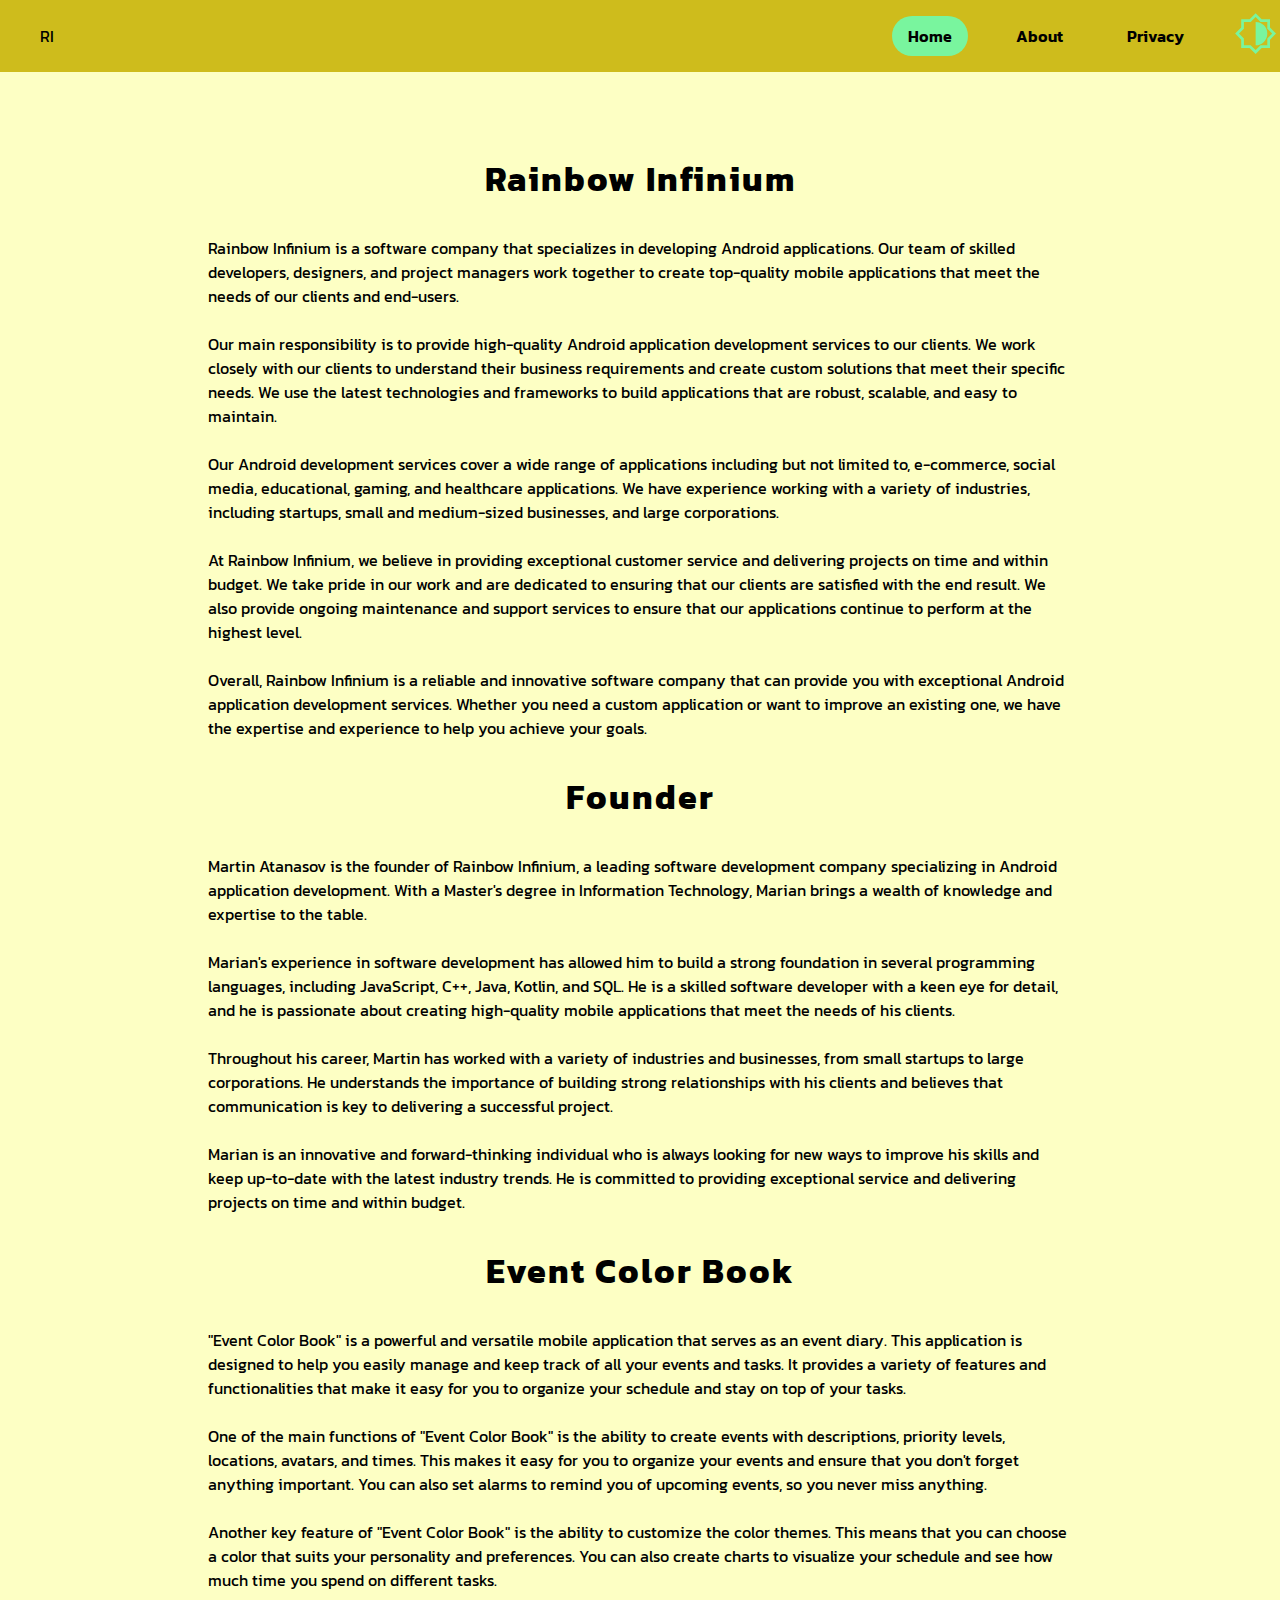
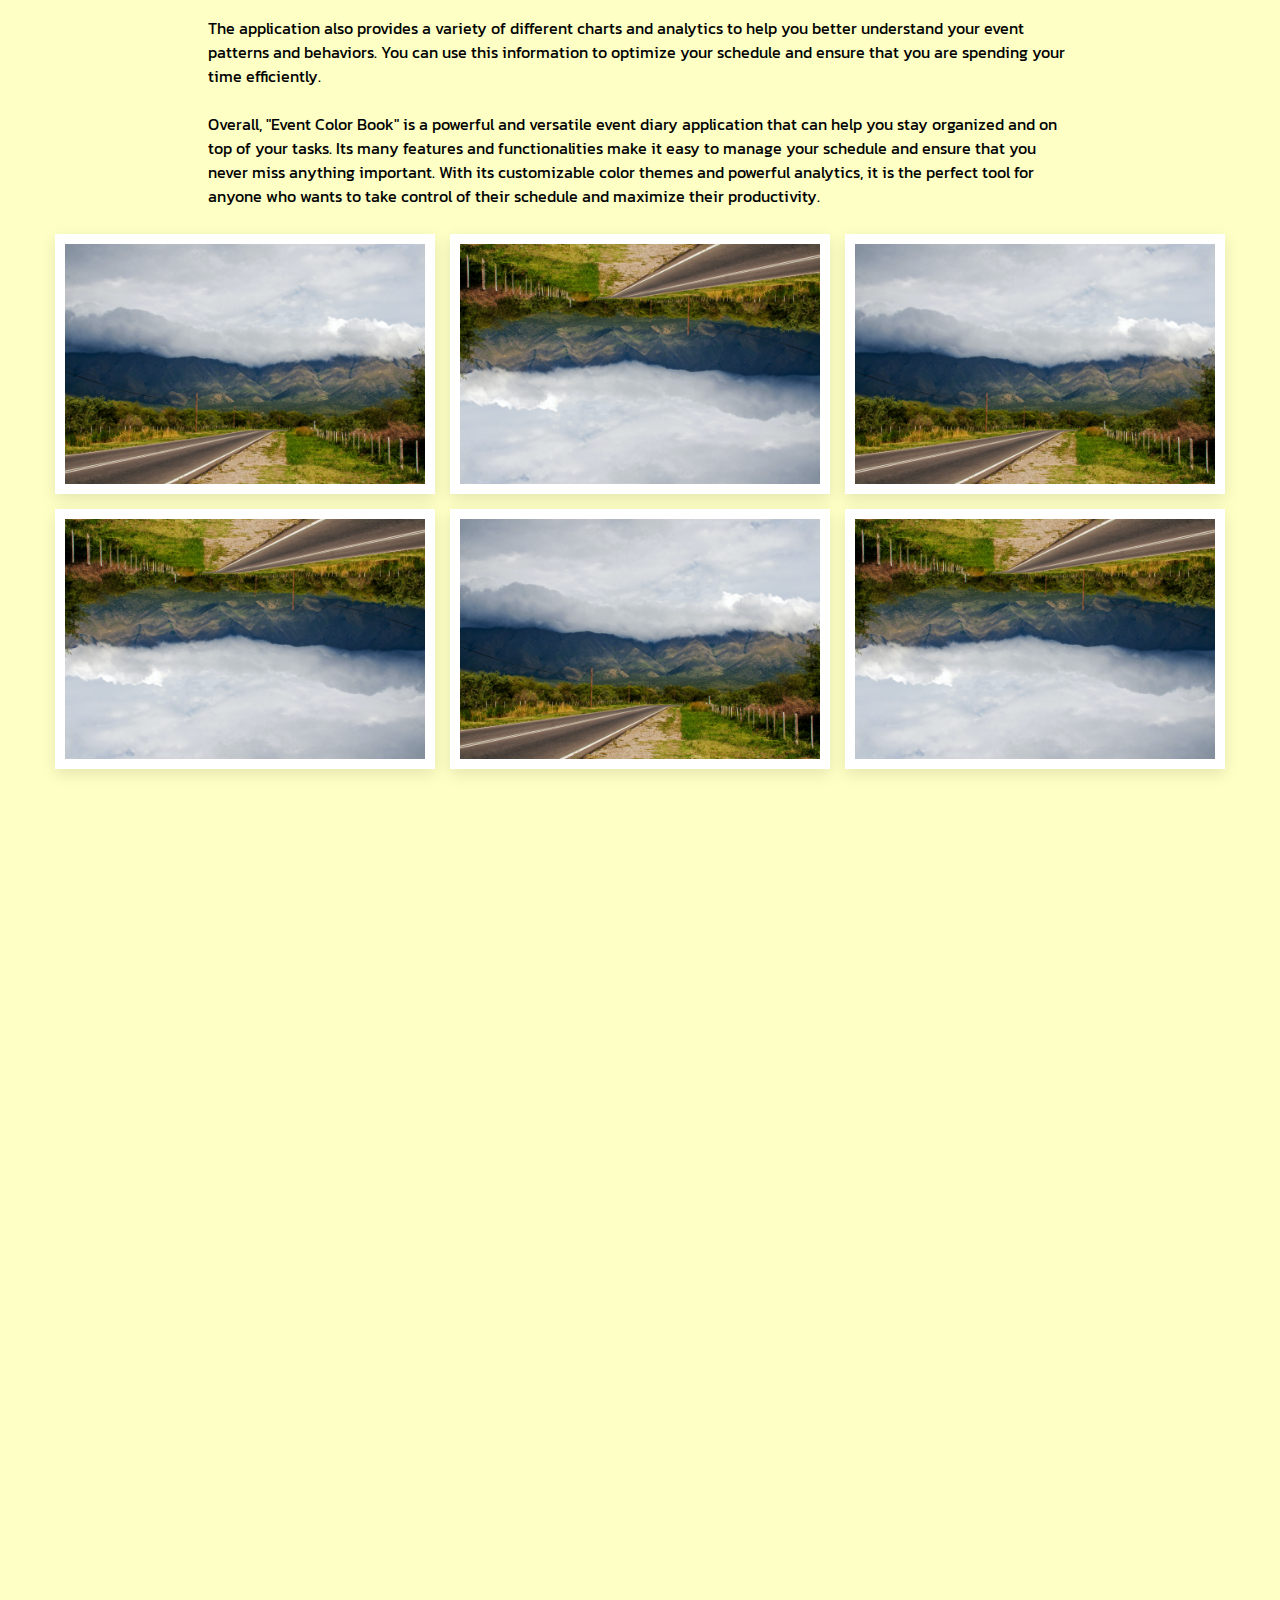
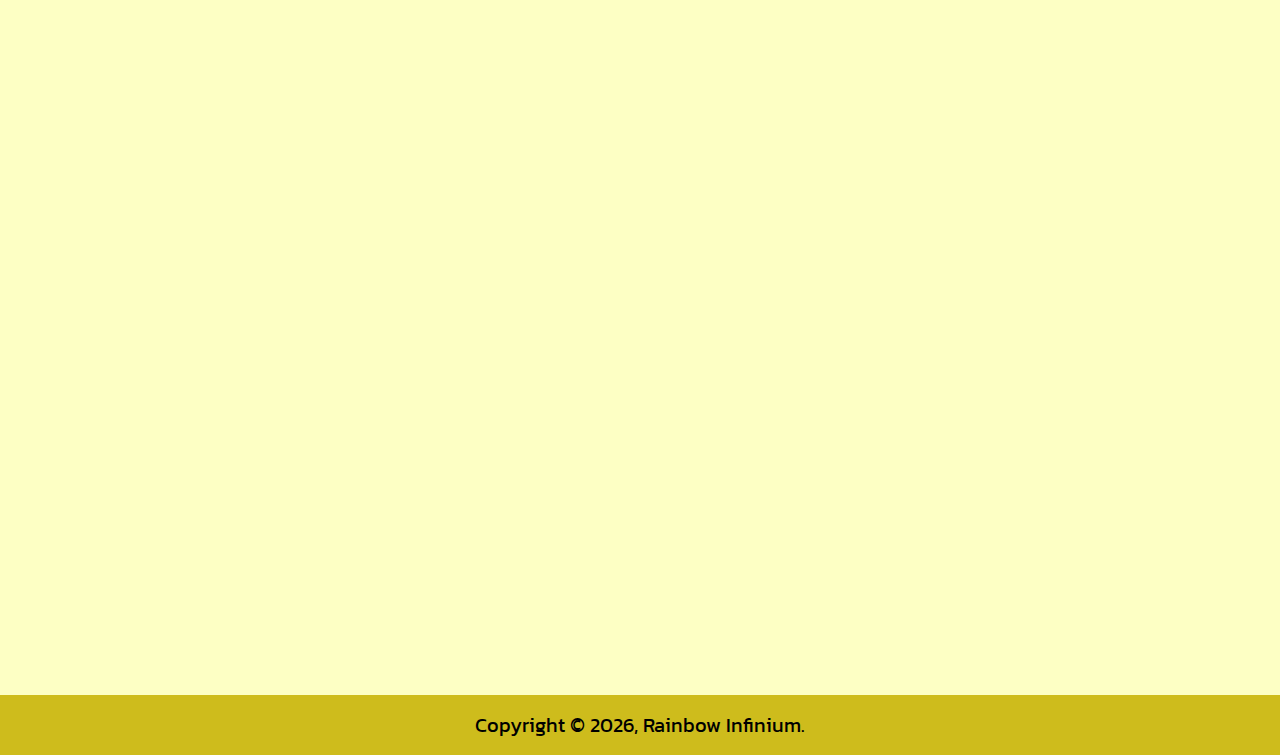
<file: index.html>
<!DOCTYPE html>
<html lang="en">
<head>
    <meta charset="UTF-8">
    <meta name="viewport" content="width=device-width, initial-scale=1.0">
    <title>Rainbow Infinium</title>
    <link rel="stylesheet" href="./style.css">
    <script defer src="./after.js"></script>
</head>
<body>
    <!-- Navigation -->
    <nav>
        <div class="container">
            <p>RI</p>
            <div class="menu">
                <div><a href="https://balantaim.github.io" class="is-active">Home</a></div>
                <div><a href="#">About</a></div>
                <div><a href="https://balantaim.github.io/privacy">Privacy</a></div>

                <!-- <a href="/" class="is-active">Home</a>
                <a href="#">About</a>
                <a href="#">Privacy</a> -->

                <button id="dark-mode-toggle" class="dark-mode-toggle" aria-label="dark mode toggle">
                    <!-- <svg class="svg-icon" viewBox="0 0 20 20">
                        <path fill="var(--primary)" d="M5.163,5.768c0.167,0.167,0.438,0.167,0.605,0c0.167-0.167,0.167-0.438,0-0.604L3.953,3.349c-0.167-0.167-0.438-0.167-0.604,0c-0.167,0.167-0.167,0.437,0,0.604L5.163,5.768z M14.837,5.768l1.814-1.814c0.167-0.167,0.167-0.438,0-0.604c-0.168-0.167-0.438-0.167-0.605,0l-1.813,1.814c-0.167,0.167-0.167,0.437,0,0.604C14.399,5.935,14.67,5.935,14.837,5.768 M10,4.014c0.236,0,0.428-0.191,0.428-0.428V1.021c0-0.236-0.192-0.428-0.428-0.428S9.572,0.785,9.572,1.021v2.565C9.572,3.823,9.764,4.014,10,4.014 M18.979,10h-3.848c0-2.833-2.297-5.131-5.131-5.131c-2.833,0-5.131,2.297-5.131,5.131H1.021c-0.236,0-0.428,0.191-0.428,0.428s0.192,0.428,0.428,0.428h17.957c0.236,0,0.428-0.191,0.428-0.428S19.215,10,18.979,10 M5.725,10c0-2.361,1.914-4.275,4.275-4.275S14.276,7.639,14.276,10H5.725zM12.565,15.985H11.71v-2.138c0-0.235-0.191-0.427-0.428-0.427H8.717c-0.236,0-0.428,0.191-0.428,0.427v2.138H7.435c-0.235,0-0.427,0.191-0.427,0.428c0,0.118,0.047,0.226,0.125,0.304l2.565,2.564c0.077,0.078,0.185,0.125,0.302,0.125s0.225-0.047,0.302-0.125l2.565-2.564c0.078-0.078,0.126-0.186,0.126-0.304C12.993,16.177,12.802,15.985,12.565,15.985 M10,18.374l-1.533-1.533h0.25c0.236,0,0.428-0.191,0.428-0.428v-2.138h1.709v2.138c0,0.236,0.192,0.428,0.428,0.428h0.251L10,18.374z"></path>
                    </svg> -->
                    <svg xmlns="http://www.w3.org/2000/svg" class="svg-icon" height="45" width="45" viewBox="0 0 50 50"><path fill="var(--primary)" d="M24.05 46.55 17.3 40H8v-9.3L1.3 24 8 17.3V8h9.3l6.75-6.7L30.7 8H40v9.3l6.7 6.7-6.7 6.7V40h-9.3Zm0-9.55q5.4 0 9.175-3.8Q37 29.4 37 23.95q0-5.4-3.775-9.175Q29.45 11 24.05 11Zm0 5.35 5.4-5.35H37v-7.55L42.45 24 37 18.55V11h-7.55l-5.4-5.45-5.5 5.45H11v7.55L5.55 24 11 29.45V37h7.5ZM24 23.95Z"/></svg>
                </button>
            </div>
 
            <button class="hamburger">
                <span></span>
                <span></span>
                <span></span>
            </button>

        </div>
    </nav>
    <!-- Navigation mobile -->
    <nav-mobile class="nav-mobile">
        <a href="#" class="is-active">Home</a>
        <a href="#">About</a>
        <a href="#">Privacy</a>
        <button id="dark-mode-toggle2" class="dark-mode-toggle" aria-label="dark mode toggle">
            <svg xmlns="http://www.w3.org/2000/svg" class="svg-icon" height="45" width="45" viewBox="0 0 50 50"><path fill="var(--primary)" d="M24.05 46.55 17.3 40H8v-9.3L1.3 24 8 17.3V8h9.3l6.75-6.7L30.7 8H40v9.3l6.7 6.7-6.7 6.7V40h-9.3Zm0-9.55q5.4 0 9.175-3.8Q37 29.4 37 23.95q0-5.4-3.775-9.175Q29.45 11 24.05 11Zm0 5.35 5.4-5.35H37v-7.55L42.45 24 37 18.55V11h-7.55l-5.4-5.45-5.5 5.45H11v7.55L5.55 24 11 29.45V37h7.5ZM24 23.95Z"/></svg>
        </button>
    </nav-mobile>
    <!-- Navigation End -->
    <div class="space"></div>
    <h1>Rainbow Infinium</h1>
    <div class="post-container" id="progress-bar"></div>

    <!-- Disable copy content -->
    <div class="copy-overplay"></div>
    <div class="protect-alert">
        <span>Copy is forbidden!</span>
        <button class="confirmAlert">OK</button>
    </div>
    <!-- Content description -->
    <section>
        <div class="container_text">
            <p>
                Rainbow Infinium is a software company that specializes in developing Android applications. Our team of skilled developers, designers, and project managers work together to create top-quality mobile applications that meet the needs of our clients and end-users.
            </p>
            <p>
                Our main responsibility is to provide high-quality Android application development services to our clients. We work closely with our clients to understand their business requirements and create custom solutions that meet their specific needs. We use the latest technologies and frameworks to build applications that are robust, scalable, and easy to maintain.
            </p>
            <p>
                Our Android development services cover a wide range of applications including but not limited to, e-commerce, social media, educational, gaming, and healthcare applications. We have experience working with a variety of industries, including startups, small and medium-sized businesses, and large corporations.
            </p>
            <p>
                At Rainbow Infinium, we believe in providing exceptional customer service and delivering projects on time and within budget. We take pride in our work and are dedicated to ensuring that our clients are satisfied with the end result. We also provide ongoing maintenance and support services to ensure that our applications continue to perform at the highest level.
            </p>
            <p>
                Overall, Rainbow Infinium is a reliable and innovative software company that can provide you with exceptional Android application development services. Whether you need a custom application or want to improve an existing one, we have the expertise and experience to help you achieve your goals.
            </p>
        </div>
    </section>
    <!-- Founder -->
    <section>
        <h1>Founder</h1>
        <div class="container_text">
            <p>
                Martin Atanasov is the founder of Rainbow Infinium, a leading software development company specializing in Android application development. With a Master's degree in Information Technology, Marian brings a wealth of knowledge and expertise to the table.
            </p>
            <p>
                Marian's experience in software development has allowed him to build a strong foundation in several programming languages, including JavaScript, C++, Java, Kotlin, and SQL. He is a skilled software developer with a keen eye for detail, and he is passionate about creating high-quality mobile applications that meet the needs of his clients.
            </p>
            <p>
                Throughout his career, Martin has worked with a variety of industries and businesses, from small startups to large corporations. He understands the importance of building strong relationships with his clients and believes that communication is key to delivering a successful project.
            </p>
            <p>
                Marian is an innovative and forward-thinking individual who is always looking for new ways to improve his skills and keep up-to-date with the latest industry trends. He is committed to providing exceptional service and delivering projects on time and within budget.
            </p>
        </div>
    </section>
    <!-- App content -->
    <section>
        <div class="container_text">
            <h1>Event Color Book</h1>
            <p>"Event Color Book" is a powerful and versatile mobile application that serves as an event diary. This application is designed to help you easily manage and keep track of all your events and tasks. It provides a variety of features and functionalities that make it easy for you to organize your schedule and stay on top of your tasks.</p>
            <p>One of the main functions of "Event Color Book" is the ability to create events with descriptions, priority levels, locations, avatars, and times. This makes it easy for you to organize your events and ensure that you don't forget anything important. You can also set alarms to remind you of upcoming events, so you never miss anything.</p>
            <p>Another key feature of "Event Color Book" is the ability to customize the color themes. This means that you can choose a color that suits your personality and preferences. You can also create charts to visualize your schedule and see how much time you spend on different tasks.</p>
            <p>The application also provides a variety of different charts and analytics to help you better understand your event patterns and behaviors. You can use this information to optimize your schedule and ensure that you are spending your time efficiently.</p>
            <p>Overall, "Event Color Book" is a powerful and versatile event diary application that can help you stay organized and on top of your tasks. Its many features and functionalities make it easy to manage your schedule and ensure that you never miss anything important. With its customizable color themes and powerful analytics, it is the perfect tool for anyone who wants to take control of their schedule and maximize their productivity.</p>
        </div>
    </section>

    <!-- gallery -->
    <section>
        <div class="card-container">
            <div class="image-container">
                <div class="image"><img src="./images/road.jpg" alt="road"></div>
                <div class="image"><img src="./images/road2.jpg" alt="road"></div>  
                <div class="image"><img src="./images/road.jpg" alt="road"></div>  
                <div class="image"><img src="./images/road2.jpg" alt="road"></div>  
                <div class="image"><img src="./images/road.jpg" alt="road"></div>  
                <div class="image"><img src="./images/road2.jpg" alt="road"></div>  
            </div>
            <div class="popup-image">
                <span>&times;</span>
                <img src="./images/road.jpg" alt="">
                <!-- <img src="./images/road.jpg" style="height: 350px; width: 450px;" alt=""> -->
            </div>
        </div>
    </section>

    <div class="space"></div>
    <div class="space"></div>

    <section>
        <div class="img">
            <div class="column hidden">
                <img src="./images/road.jpg" oncontextmenu="return false" alt="road" class="test_img">
            </div>

            <div class="column hidden">
                <img src="./images/road.jpg" oncontextmenu="return false" alt="road" class="test_img">
            </div>

            <div class="column hidden">
                <img src="./images/road.jpg" oncontextmenu="return false" alt="road" class="test_img">
            </div>

            <div class="column hidden">
                <img src="./images/road.jpg" oncontextmenu="return false" alt="road" class="test_img">
            </div>
    
        </div>
    </section>

    <div class="space"></div>

    <section class="hidden">
        <p>Lorem ipsum dolor sit amet consectetur adipisicing elit. Voluptatum aspernatur a tempore fugiat non? Eius fugiat eum accusantium dolore unde, saepe necessitatibus recusandae quibusdam, laudantium ex deleniti! Qui, totam repudiandae maxime, soluta est saepe fugiat consequuntur inventore ullam ea enim. Sapiente doloremque tenetur eum aspernatur deleniti! Atque quam voluptas animi quisquam, voluptates dolorum ullam, magni consequuntur vero nam dolore eaque quae maxime accusantium. Nisi vel sint veniam amet quos natus, labore nobis magnam placeat optio, aperiam numquam architecto quis aliquam consectetur praesentium exercitationem dolor assumenda doloribus. Necessitatibus et dolorem, magnam praesentium consectetur tempore id laudantium atque quisquam non. Corrupti laboriosam delectus aperiam, illum rem odit! Eos asperiores, amet odio tempore consequatur obcaecati inventore. Totam provident quaerat illum harum sit quae necessitatibus consectetur nisi maxime ullam, iste saepe, molestiae, impedit voluptates doloremque. Aperiam nihil amet porro tempora illum labore aliquid quia, in at, ipsam dolores sunt provident nemo, obcaecati sint. Dolorem qui quidem sint eos, necessitatibus quaerat iste alias deleniti, distinctio tempore blanditiis, dolor quam incidunt dolorum at cumque facilis veniam quo laborum excepturi labore nam? Voluptate nisi quibusdam labore nobis nihil deserunt facilis quaerat officia fugit accusamus quo consequatur totam beatae soluta dignissimos saepe minima aliquid pariatur, hic ut eveniet dolorum esse non. Tempore ex voluptatibus reprehenderit sit aliquid sed molestiae quidem placeat labore totam eos, vero et optio aut iste, a soluta vitae quas fugiat qui laudantium recusandae, dolores cumque. Reiciendis nisi quas soluta consequatur! Nesciunt, consequatur quam! Asperiores ut, autem voluptatibus et, fugit, quam iste aspernatur obcaecati facere expedita amet magnam sit doloremque corporis ducimus a temporibus doloribus voluptate qui. Dolores architecto blanditiis rerum nihil repellat amet similique sunt deserunt ratione culpa, reiciendis neque dolor laborum sit reprehenderit ea corporis vel molestias incidunt odio iure facere doloremque? Qui facilis error repudiandae amet sapiente. Sapiente illo nihil dignissimos veniam?</p>
    </section>

    <div class="space"></div>
    <div class="space"></div>

    <!-- Start -->


    <!-- end -->
  
    <footer>
        <div class="footer-content">
            <p>Copyright &copy;
                <script>
                    document.write(new Date().getFullYear());
                </script>, Rainbow Infinium.</p>
        </div>
    </footer>

    <script src="./script.js"></script>
</body>
</html>
</file>
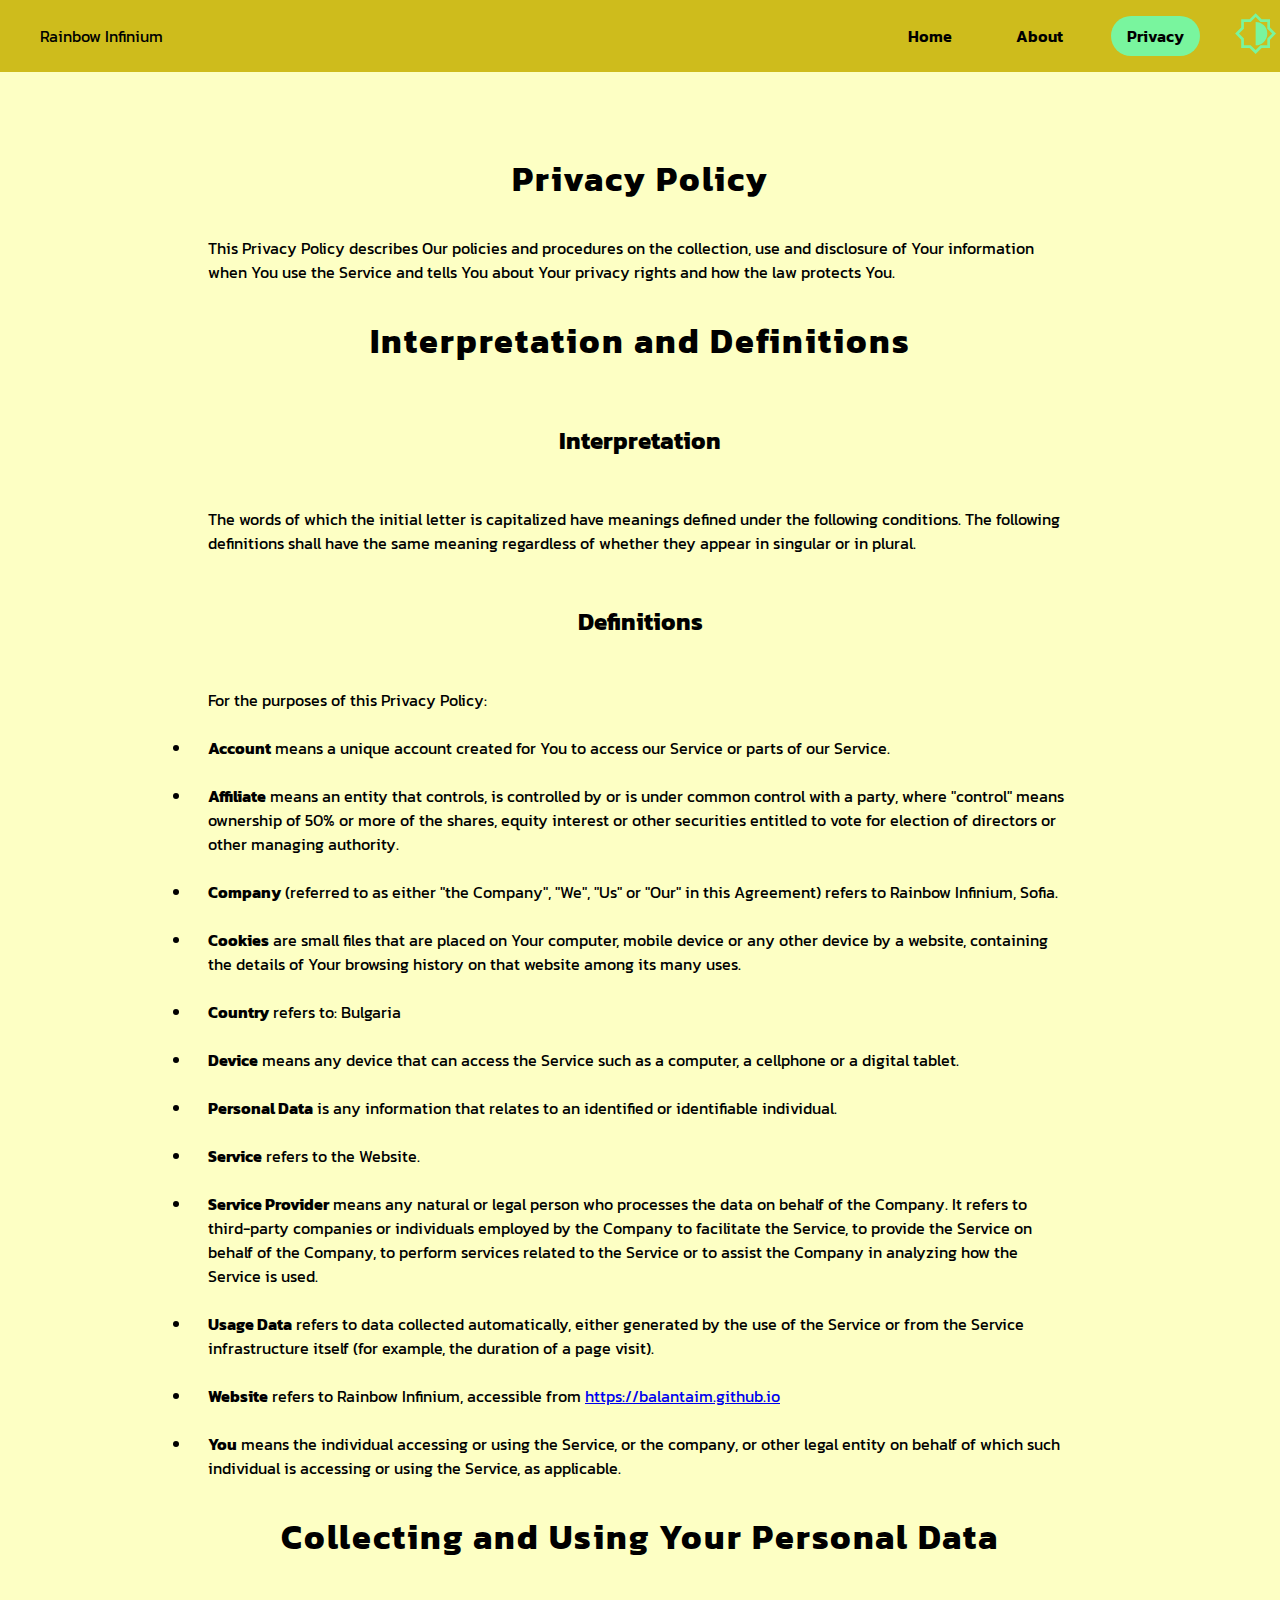
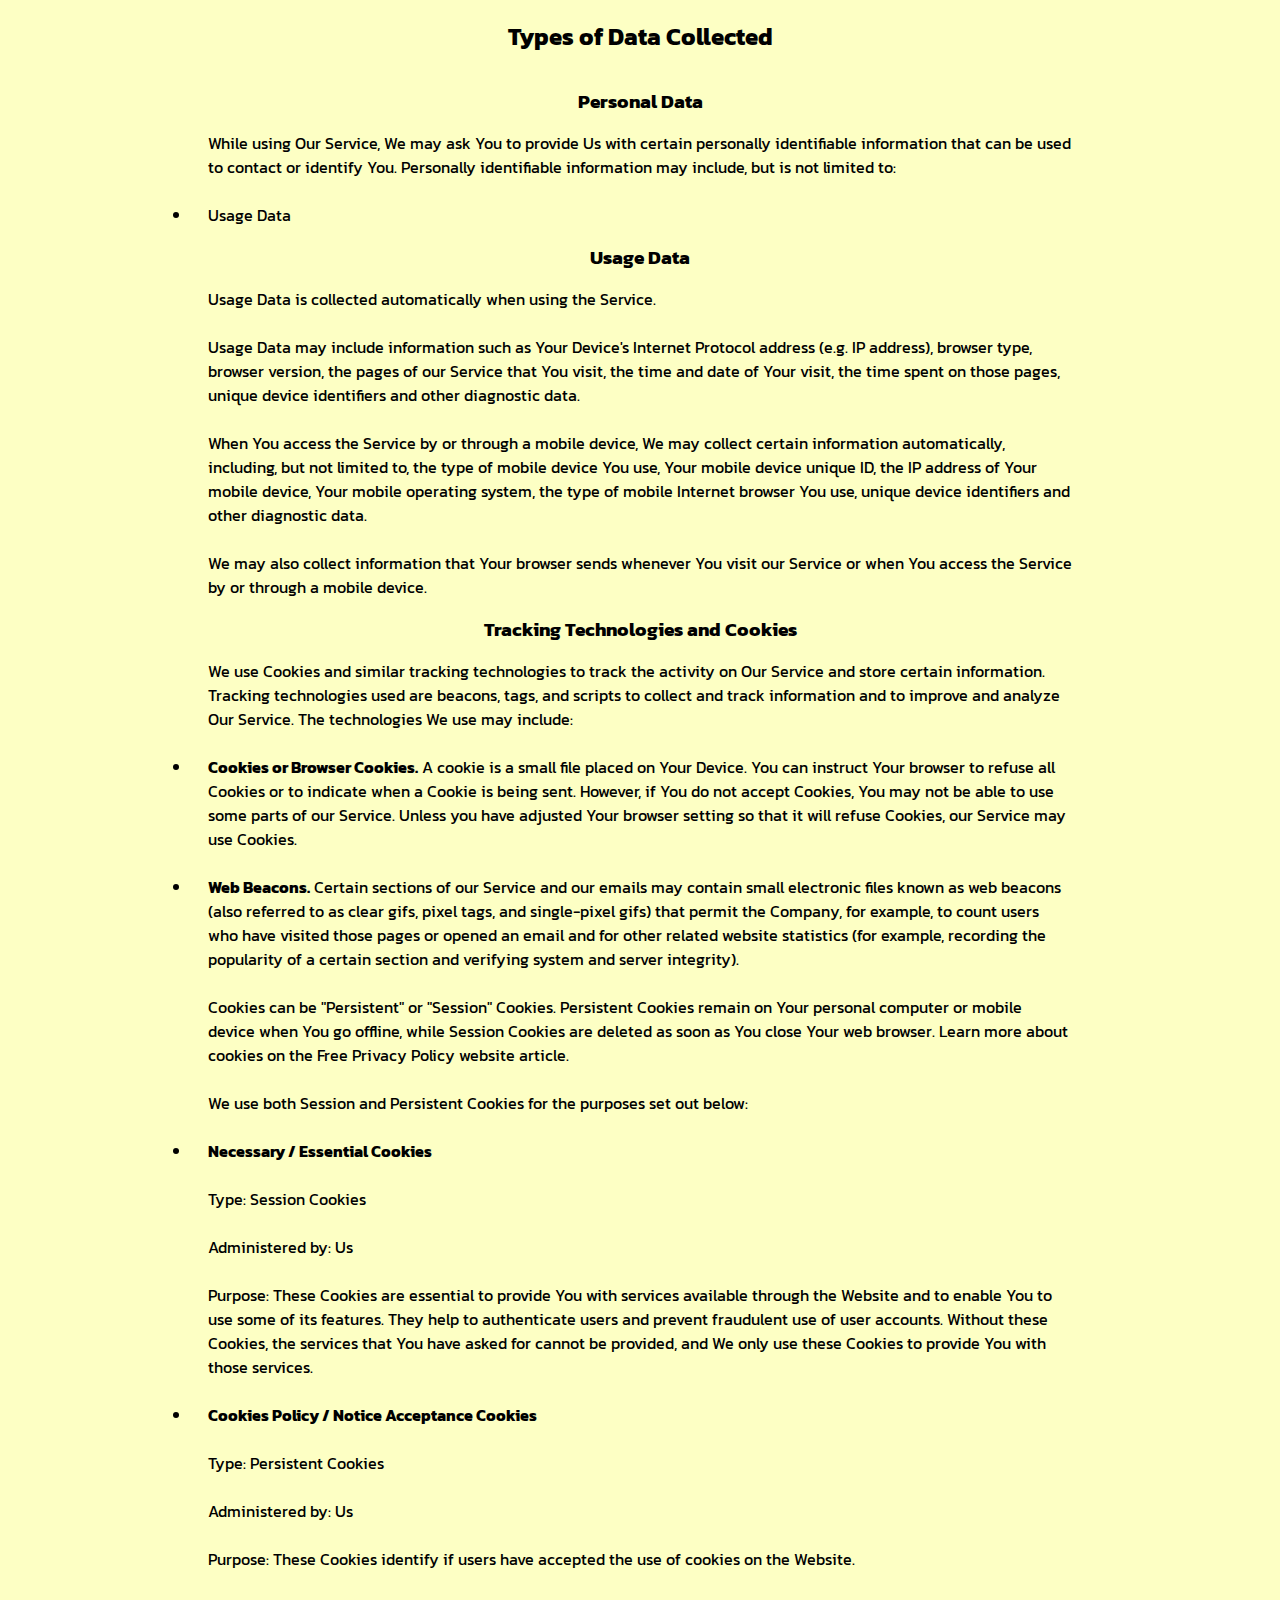
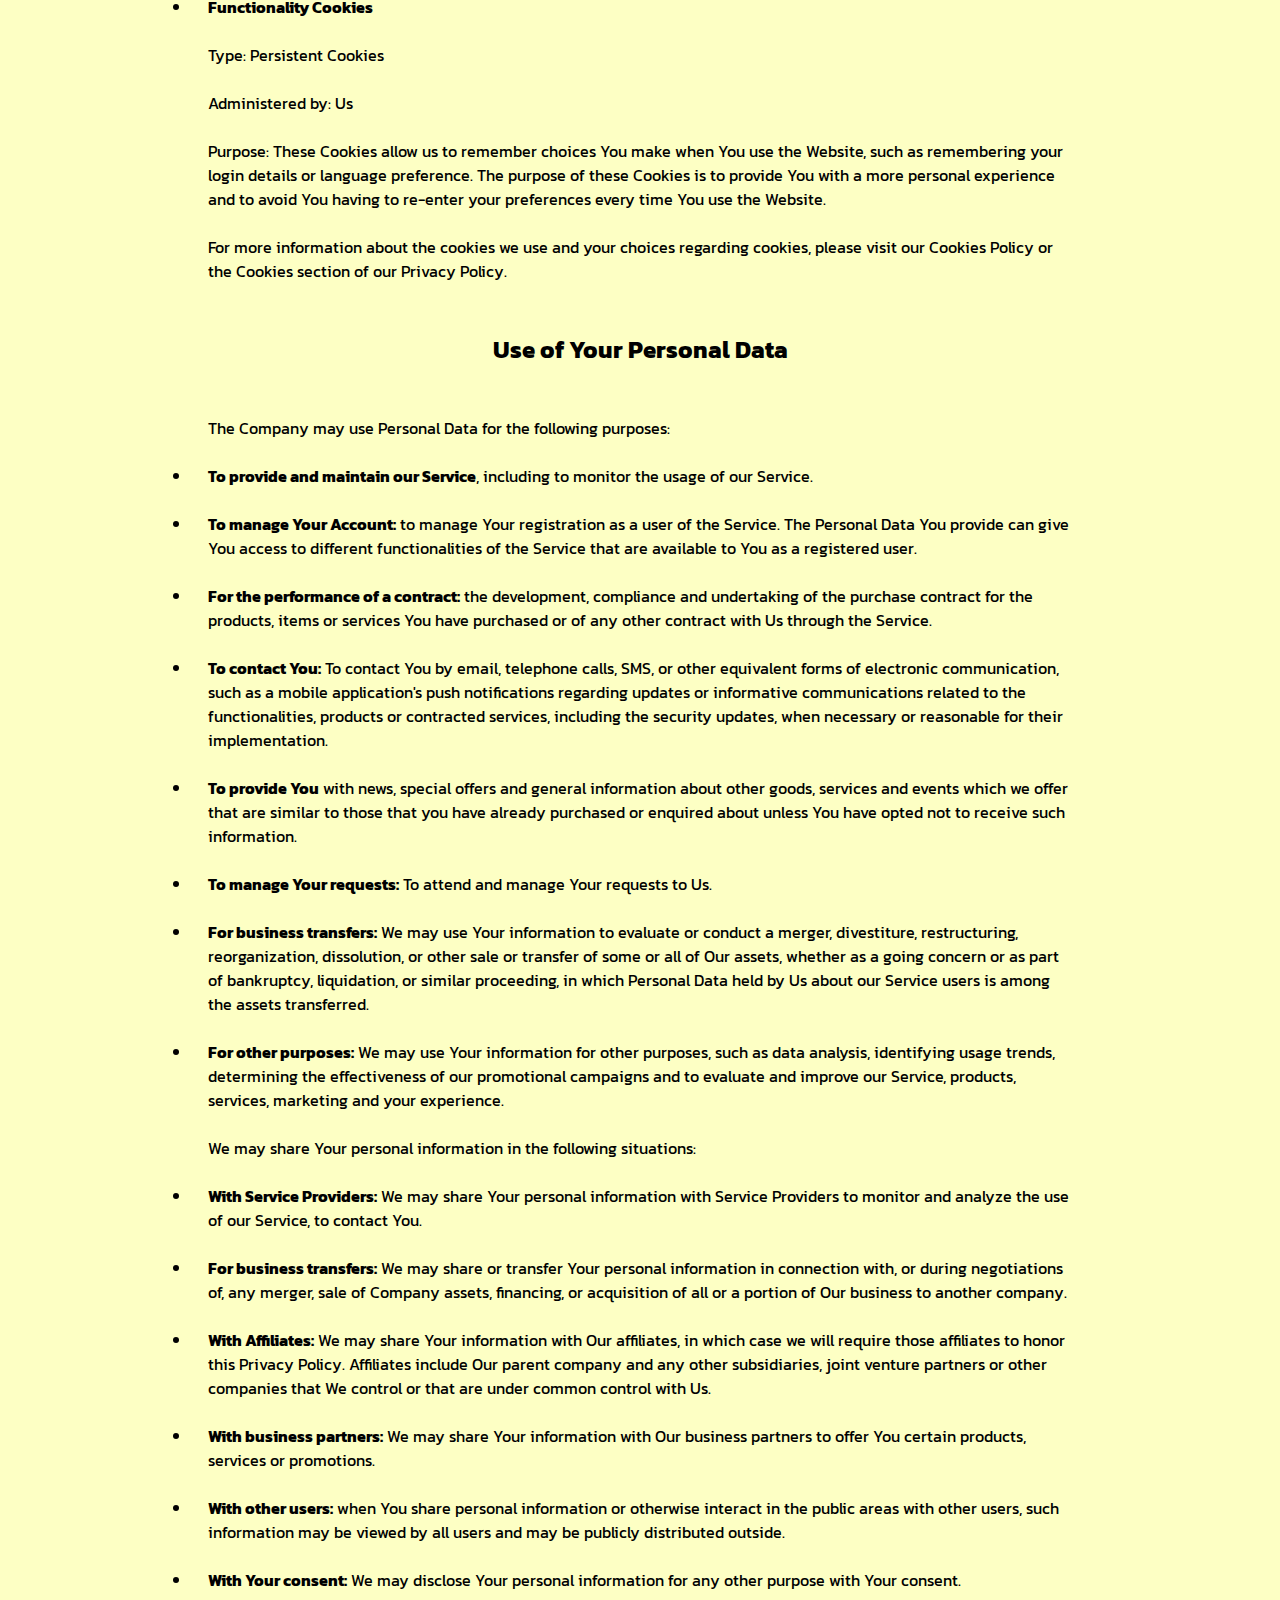
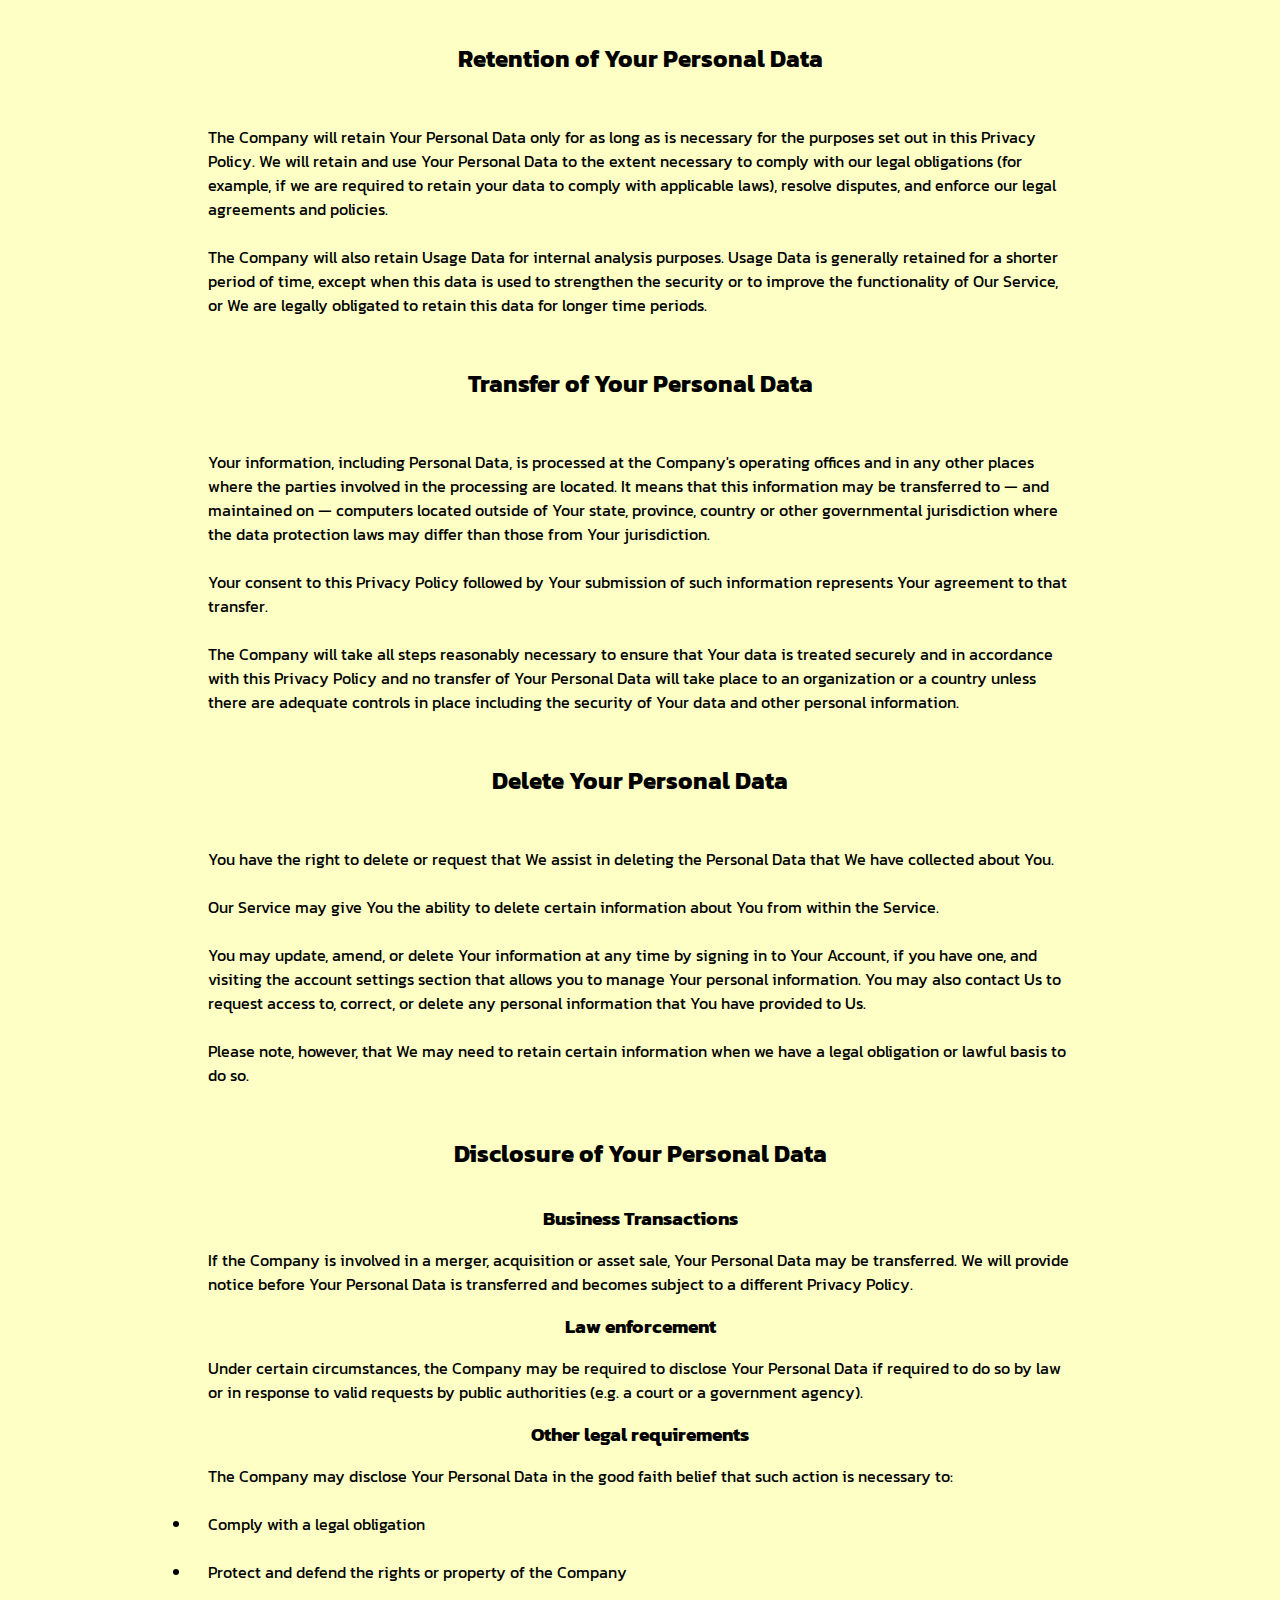
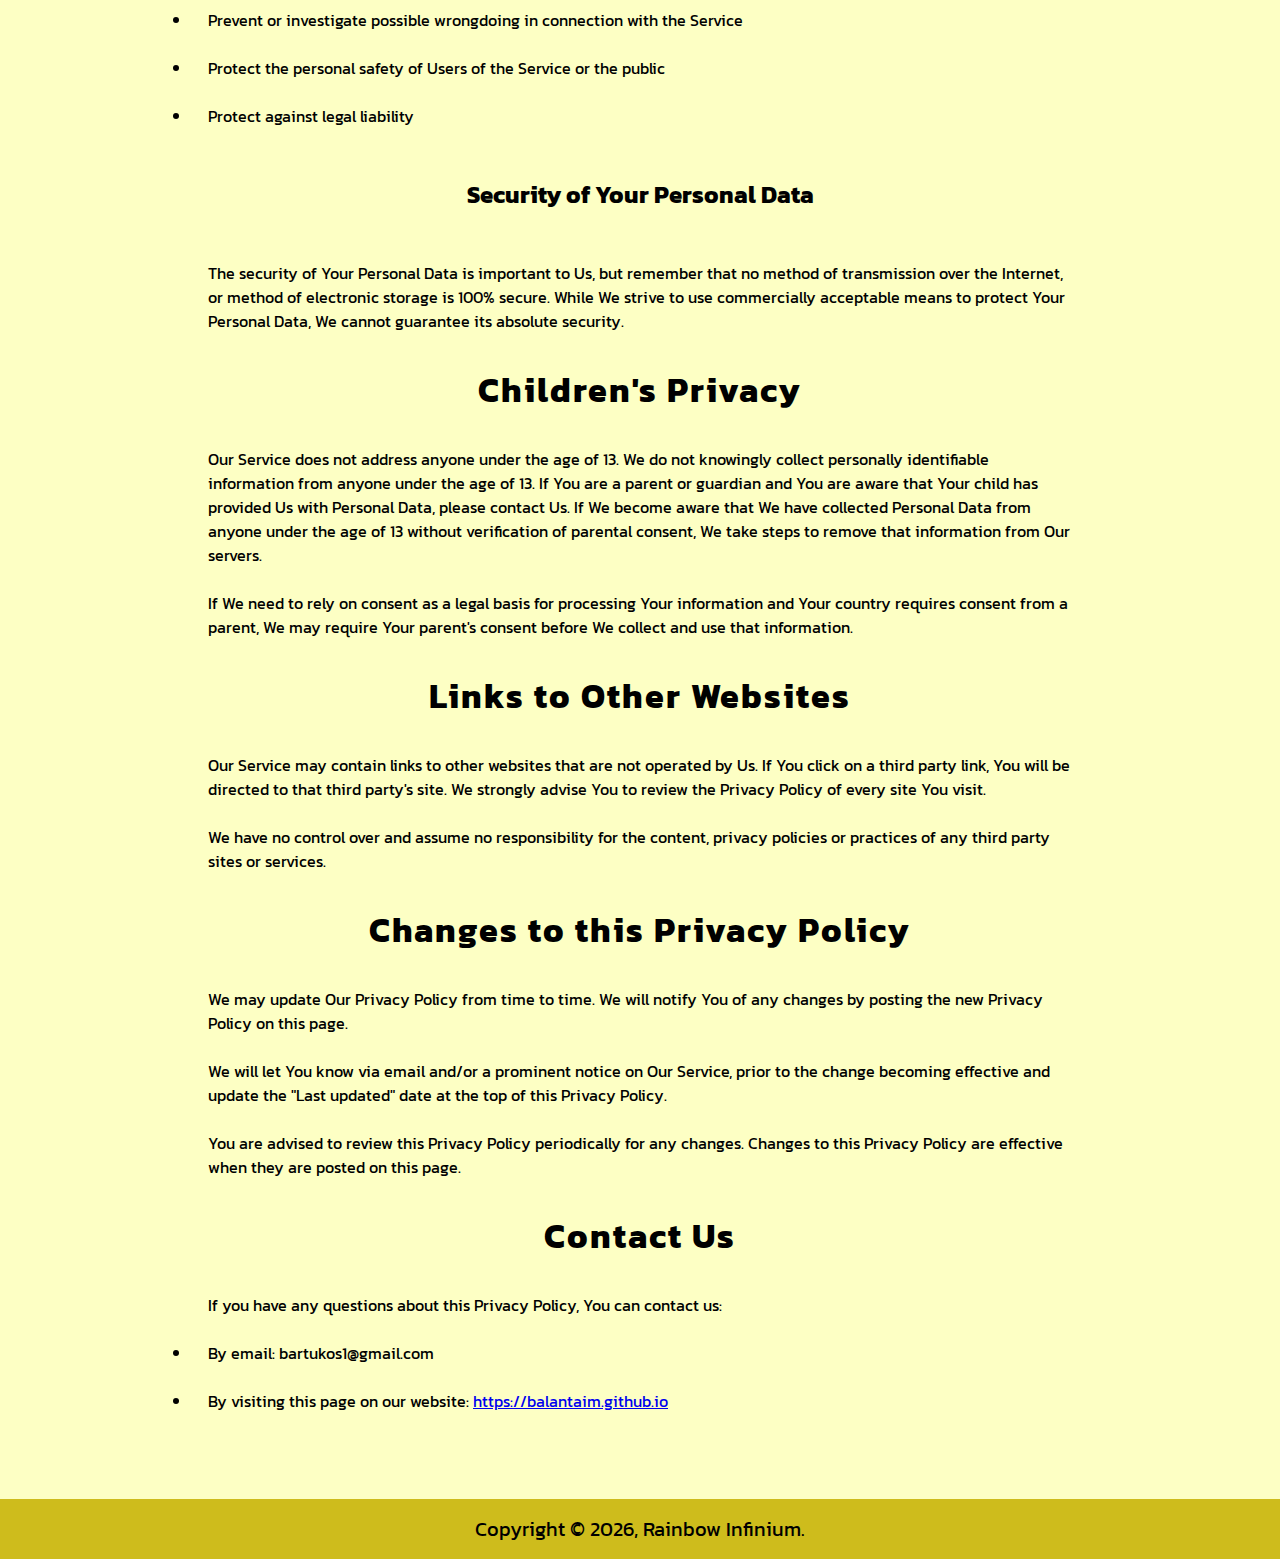
<file: privacy.html>
<!DOCTYPE html>
<html lang="en">
<head>
	<meta charset="UTF-8">
	<meta name="viewport" content="width=device-width, initial-scale=1.0">
	<title>Privacy Policy</title>
    <link rel="stylesheet" href="style.css">
</head>
<body>
	    <!-- Navigation -->
    <nav>
        <div class="container">
            <p>Rainbow Infinium</p>
            <div class="menu">
                <div><a href="https://balantaim.github.io">Home</a></div>
                <div><a href="#">About</a></div>
                <div><a href="https://balantaim.github.io/privacy" class="is-active">Privacy</a></div>

                <!-- <a href="/" class="is-active">Home</a>
                <a href="#">About</a>
                <a href="#">Privacy</a> -->

                <button id="dark-mode-toggle" class="dark-mode-toggle" aria-label="dark mode toggle">
                    <!-- <svg class="svg-icon" viewBox="0 0 20 20">
                        <path fill="var(--primary)" d="M5.163,5.768c0.167,0.167,0.438,0.167,0.605,0c0.167-0.167,0.167-0.438,0-0.604L3.953,3.349c-0.167-0.167-0.438-0.167-0.604,0c-0.167,0.167-0.167,0.437,0,0.604L5.163,5.768z M14.837,5.768l1.814-1.814c0.167-0.167,0.167-0.438,0-0.604c-0.168-0.167-0.438-0.167-0.605,0l-1.813,1.814c-0.167,0.167-0.167,0.437,0,0.604C14.399,5.935,14.67,5.935,14.837,5.768 M10,4.014c0.236,0,0.428-0.191,0.428-0.428V1.021c0-0.236-0.192-0.428-0.428-0.428S9.572,0.785,9.572,1.021v2.565C9.572,3.823,9.764,4.014,10,4.014 M18.979,10h-3.848c0-2.833-2.297-5.131-5.131-5.131c-2.833,0-5.131,2.297-5.131,5.131H1.021c-0.236,0-0.428,0.191-0.428,0.428s0.192,0.428,0.428,0.428h17.957c0.236,0,0.428-0.191,0.428-0.428S19.215,10,18.979,10 M5.725,10c0-2.361,1.914-4.275,4.275-4.275S14.276,7.639,14.276,10H5.725zM12.565,15.985H11.71v-2.138c0-0.235-0.191-0.427-0.428-0.427H8.717c-0.236,0-0.428,0.191-0.428,0.427v2.138H7.435c-0.235,0-0.427,0.191-0.427,0.428c0,0.118,0.047,0.226,0.125,0.304l2.565,2.564c0.077,0.078,0.185,0.125,0.302,0.125s0.225-0.047,0.302-0.125l2.565-2.564c0.078-0.078,0.126-0.186,0.126-0.304C12.993,16.177,12.802,15.985,12.565,15.985 M10,18.374l-1.533-1.533h0.25c0.236,0,0.428-0.191,0.428-0.428v-2.138h1.709v2.138c0,0.236,0.192,0.428,0.428,0.428h0.251L10,18.374z"></path>
                    </svg> -->
                    <svg xmlns="http://www.w3.org/2000/svg" class="svg-icon" height="45" width="45" viewBox="0 0 50 50"><path fill="var(--primary)" d="M24.05 46.55 17.3 40H8v-9.3L1.3 24 8 17.3V8h9.3l6.75-6.7L30.7 8H40v9.3l6.7 6.7-6.7 6.7V40h-9.3Zm0-9.55q5.4 0 9.175-3.8Q37 29.4 37 23.95q0-5.4-3.775-9.175Q29.45 11 24.05 11Zm0 5.35 5.4-5.35H37v-7.55L42.45 24 37 18.55V11h-7.55l-5.4-5.45-5.5 5.45H11v7.55L5.55 24 11 29.45V37h7.5ZM24 23.95Z"/></svg>
                </button>
            </div>
 
            <button class="hamburger">
                <span></span>
                <span></span>
                <span></span>
            </button>

        </div>
    </nav>
    <!-- Navigation mobile -->
    <nav-mobile class="nav-mobile">
        <a href="#" class="is-active">Home</a>
        <a href="#">About</a>
        <a href="#">Privacy</a>
        <button id="dark-mode-toggle2" class="dark-mode-toggle" aria-label="dark mode toggle">
            <svg xmlns="http://www.w3.org/2000/svg" class="svg-icon" height="45" width="45" viewBox="0 0 50 50"><path fill="var(--primary)" d="M24.05 46.55 17.3 40H8v-9.3L1.3 24 8 17.3V8h9.3l6.75-6.7L30.7 8H40v9.3l6.7 6.7-6.7 6.7V40h-9.3Zm0-9.55q5.4 0 9.175-3.8Q37 29.4 37 23.95q0-5.4-3.775-9.175Q29.45 11 24.05 11Zm0 5.35 5.4-5.35H37v-7.55L42.45 24 37 18.55V11h-7.55l-5.4-5.45-5.5 5.45H11v7.55L5.55 24 11 29.45V37h7.5ZM24 23.95Z"/></svg>
        </button>
    </nav-mobile>
    <!-- Navigation End -->
    <div class="space"></div>

    <!-- Disable copy content -->
    <div class="copy-overplay"></div>
    <div class="protect-alert">
        <span>Copy is forbidden!</span>
        <button class="confirmAlert">OK</button>
    </div>
    <!-- Privacy Policy Content -->
    <div class="container_text">
        <h1>Privacy Policy</h1>
        <p>
            This Privacy Policy describes Our policies and procedures on the collection, use and disclosure of Your information when You use the Service and tells You about Your privacy rights and how the law protects You.
        </p>
        <h1>Interpretation and Definitions</h1>
        <h2>Interpretation</h2>
        <p>The words of which the initial letter is capitalized have meanings defined under the following conditions. The following definitions shall have the same meaning regardless of whether they appear in singular or in plural.</p>
        <h2>Definitions</h2>
        <p>For the purposes of this Privacy Policy:</p>
        <ul>
            <li><p><strong>Account</strong> means a unique account created for You to access our Service or parts of our Service.</p></li>
            <li><p><strong>Affiliate</strong> means an entity that controls, is controlled by or is under common control with a party, where "control" means ownership of 50% or more of the shares, equity interest or other securities entitled to vote for election of directors or other managing authority.</p></li>
            <li><p><strong>Company</strong> (referred to as either "the Company", "We", "Us" or "Our" in this Agreement) refers to Rainbow Infinium, Sofia.</p></li>
            <li><p><strong>Cookies</strong> are small files that are placed on Your computer, mobile device or any other device by a website, containing the details of Your browsing history on that website among its many uses.</p></li>
            <li><p><strong>Country</strong> refers to: Bulgaria</p></li>
            <li><p><strong>Device</strong> means any device that can access the Service such as a computer, a cellphone or a digital tablet.</p></li>
            <li><p><strong>Personal Data</strong> is any information that relates to an identified or identifiable individual.</p></li>
            <li><p><strong>Service</strong> refers to the Website.</p></li>
            <li><p><strong>Service Provider</strong> means any natural or legal person who processes the data on behalf of the Company. It refers to third-party companies or individuals employed by the Company to facilitate the Service, to provide the Service on behalf of the Company, to perform services related to the Service or to assist the Company in analyzing how the Service is used.</p></li>
            <li><p><strong>Usage Data</strong> refers to data collected automatically, either generated by the use of the Service or from the Service infrastructure itself (for example, the duration of a page visit).</p></li>
            <li><p><strong>Website</strong> refers to Rainbow Infinium, accessible from <a href="https://balantaim.github.io" rel="external nofollow noopener" target="_blank">https://balantaim.github.io</a></p></li>
            <li><p><strong>You</strong> means the individual accessing or using the Service, or the company, or other legal entity on behalf of which such individual is accessing or using the Service, as applicable.</p></li>
        </ul>
        <h1>Collecting and Using Your Personal Data</h1>
        <h2>Types of Data Collected</h2>
        <h3>Personal Data</h3>
        <p>While using Our Service, We may ask You to provide Us with certain personally identifiable information that can be used to contact or identify You. Personally identifiable information may include, but is not limited to:</p>
        <ul>
            <li><p>Usage Data</p></li>
        </ul>
        <h3>Usage Data</h3>
        <p>Usage Data is collected automatically when using the Service.</p>
        <p>Usage Data may include information such as Your Device's Internet Protocol address (e.g. IP address), browser type, browser version, the pages of our Service that You visit, the time and date of Your visit, the time spent on those pages, unique device identifiers and other diagnostic data.</p>
        <p>When You access the Service by or through a mobile device, We may collect certain information automatically, including, but not limited to, the type of mobile device You use, Your mobile device unique ID, the IP address of Your mobile device, Your mobile operating system, the type of mobile Internet browser You use, unique device identifiers and other diagnostic data.</p>
        <p>We may also collect information that Your browser sends whenever You visit our Service or when You access the Service by or through a mobile device.</p>
        <h3>Tracking Technologies and Cookies</h3>
        <p>We use Cookies and similar tracking technologies to track the activity on Our Service and store certain information. Tracking technologies used are beacons, tags, and scripts to collect and track information and to improve and analyze Our Service. The technologies We use may include:</p>
        <ul>
            <li><p><strong>Cookies or Browser Cookies.</strong> A cookie is a small file placed on Your Device. You can instruct Your browser to refuse all Cookies or to indicate when a Cookie is being sent. However, if You do not accept Cookies, You may not be able to use some parts of our Service. Unless you have adjusted Your browser setting so that it will refuse Cookies, our Service may use Cookies.</p></li>
            <li><p><strong>Web Beacons.</strong> Certain sections of our Service and our emails may contain small electronic files known as web beacons (also referred to as clear gifs, pixel tags, and single-pixel gifs) that permit the Company, for example, to count users who have visited those pages or opened an email and for other related website statistics (for example, recording the popularity of a certain section and verifying system and server integrity).</p></li>
        </ul>
        <p>Cookies can be "Persistent" or "Session" Cookies. Persistent Cookies remain on Your personal computer or mobile device when You go offline, while Session Cookies are deleted as soon as You close Your web browser. Learn more about cookies on the Free Privacy Policy website article.</p>
        <p>We use both Session and Persistent Cookies for the purposes set out below:</p>
        <ul>
            <li><p><strong>Necessary / Essential Cookies</strong></p></li>
            <p>Type: Session Cookies</p>
            <p>Administered by: Us</p>
            <p>Purpose: These Cookies are essential to provide You with services available through the Website and to enable You to use some of its features. They help to authenticate users and prevent fraudulent use of user accounts. Without these Cookies, the services that You have asked for cannot be provided, and We only use these Cookies to provide You with those services.</p>
            <li><p><strong>Cookies Policy / Notice Acceptance Cookies</strong></p></li>
            <p>Type: Persistent Cookies</p>
            <p>Administered by: Us</p>
            <p>Purpose: These Cookies identify if users have accepted the use of cookies on the Website.</p>
            <li><p><strong>Functionality Cookies</strong></p></li>
            <p>Type: Persistent Cookies</p>
            <p>Administered by: Us</p>
            <p>Purpose: These Cookies allow us to remember choices You make when You use the Website, such as remembering your login details or language preference. The purpose of these Cookies is to provide You with a more personal experience and to avoid You having to re-enter your preferences every time You use the Website.</p>
        </ul>
        <p>For more information about the cookies we use and your choices regarding cookies, please visit our Cookies Policy or the Cookies section of our Privacy Policy.</p>
        <h2>Use of Your Personal Data</h2>
        <p>The Company may use Personal Data for the following purposes:</p>
        <ul>
            <li><p><strong>To provide and maintain our Service</strong>, including to monitor the usage of our Service.</p></li>
            <li><p><strong>To manage Your Account:</strong> to manage Your registration as a user of the Service. The Personal Data You provide can give You access to different functionalities of the Service that are available to You as a registered user.</p></li>
            <li><p><strong>For the performance of a contract:</strong> the development, compliance and undertaking of the purchase contract for the products, items or services You have purchased or of any other contract with Us through the Service.</p></li>
            <li><p><strong>To contact You:</strong> To contact You by email, telephone calls, SMS, or other equivalent forms of electronic communication, such as a mobile application's push notifications regarding updates or informative communications related to the functionalities, products or contracted services, including the security updates, when necessary or reasonable for their implementation.</p></li>
            <li><p><strong>To provide You</strong> with news, special offers and general information about other goods, services and events which we offer that are similar to those that you have already purchased or enquired about unless You have opted not to receive such information.</p></li>
            <li><p><strong>To manage Your requests:</strong> To attend and manage Your requests to Us.</p></li>
            <li><p><strong>For business transfers:</strong> We may use Your information to evaluate or conduct a merger, divestiture, restructuring, reorganization, dissolution, or other sale or transfer of some or all of Our assets, whether as a going concern or as part of bankruptcy, liquidation, or similar proceeding, in which Personal Data held by Us about our Service users is among the assets transferred.</p></li>
            <li><p><strong>For other purposes:</strong> We may use Your information for other purposes, such as data analysis, identifying usage trends, determining the effectiveness of our promotional campaigns and to evaluate and improve our Service, products, services, marketing and your experience.</p></li>
        </ul>
        <p>We may share Your personal information in the following situations:</p>
        <ul>
            <li><p><strong>With Service Providers:</strong> We may share Your personal information with Service Providers to monitor and analyze the use of our Service, to contact You.</p></li>
            <li><p><strong>For business transfers:</strong> We may share or transfer Your personal information in connection with, or during negotiations of, any merger, sale of Company assets, financing, or acquisition of all or a portion of Our business to another company.</p></li>
            <li><p><strong>With Affiliates:</strong> We may share Your information with Our affiliates, in which case we will require those affiliates to honor this Privacy Policy. Affiliates include Our parent company and any other subsidiaries, joint venture partners or other companies that We control or that are under common control with Us.</p></li>
            <li><p><strong>With business partners:</strong> We may share Your information with Our business partners to offer You certain products, services or promotions.</p></li>
            <li><p><strong>With other users:</strong> when You share personal information or otherwise interact in the public areas with other users, such information may be viewed by all users and may be publicly distributed outside.</p></li>
            <li><p><strong>With Your consent:</strong> We may disclose Your personal information for any other purpose with Your consent.</p></li>
        </ul>
        <h2>Retention of Your Personal Data</h2>
        <p>The Company will retain Your Personal Data only for as long as is necessary for the purposes set out in this Privacy Policy. We will retain and use Your Personal Data to the extent necessary to comply with our legal obligations (for example, if we are required to retain your data to comply with applicable laws), resolve disputes, and enforce our legal agreements and policies.</p>
        <p>The Company will also retain Usage Data for internal analysis purposes. Usage Data is generally retained for a shorter period of time, except when this data is used to strengthen the security or to improve the functionality of Our Service, or We are legally obligated to retain this data for longer time periods.</p>
        <h2>Transfer of Your Personal Data</h2>
        <p>Your information, including Personal Data, is processed at the Company's operating offices and in any other places where the parties involved in the processing are located. It means that this information may be transferred to — and maintained on — computers located outside of Your state, province, country or other governmental jurisdiction where the data protection laws may differ than those from Your jurisdiction.</p>
        <p>Your consent to this Privacy Policy followed by Your submission of such information represents Your agreement to that transfer.</p>
        <p>The Company will take all steps reasonably necessary to ensure that Your data is treated securely and in accordance with this Privacy Policy and no transfer of Your Personal Data will take place to an organization or a country unless there are adequate controls in place including the security of Your data and other personal information.</p>
        <h2>Delete Your Personal Data</h2>
        <p>You have the right to delete or request that We assist in deleting the Personal Data that We have collected about You.</p>
        <p>Our Service may give You the ability to delete certain information about You from within the Service.</p>
        <p>You may update, amend, or delete Your information at any time by signing in to Your Account, if you have one, and visiting the account settings section that allows you to manage Your personal information. You may also contact Us to request access to, correct, or delete any personal information that You have provided to Us.</p>
        <p>Please note, however, that We may need to retain certain information when we have a legal obligation or lawful basis to do so.</p>
        <h2>Disclosure of Your Personal Data</h2>
        <h3>Business Transactions</h3>
        <p>If the Company is involved in a merger, acquisition or asset sale, Your Personal Data may be transferred. We will provide notice before Your Personal Data is transferred and becomes subject to a different Privacy Policy.</p>
        <h3>Law enforcement</h3>
        <p>Under certain circumstances, the Company may be required to disclose Your Personal Data if required to do so by law or in response to valid requests by public authorities (e.g. a court or a government agency).</p>
        <h3>Other legal requirements</h3>
        <p>The Company may disclose Your Personal Data in the good faith belief that such action is necessary to:</p>
        <ul>
            <li><p>Comply with a legal obligation</p></li>
            <li><p>Protect and defend the rights or property of the Company</p></li>
            <li><p>Prevent or investigate possible wrongdoing in connection with the Service</p></li>
            <li><p>Protect the personal safety of Users of the Service or the public</p></li>
            <li><p>Protect against legal liability</p></li>
        </ul>
        <h2>Security of Your Personal Data</h2>
        <p>The security of Your Personal Data is important to Us, but remember that no method of transmission over the Internet, or method of electronic storage is 100% secure. While We strive to use commercially acceptable means to protect Your Personal Data, We cannot guarantee its absolute security.</p>
        <h1>Children's Privacy</h1>
        <p>Our Service does not address anyone under the age of 13. We do not knowingly collect personally identifiable information from anyone under the age of 13. If You are a parent or guardian and You are aware that Your child has provided Us with Personal Data, please contact Us. If We become aware that We have collected Personal Data from anyone under the age of 13 without verification of parental consent, We take steps to remove that information from Our servers.</p>
        <p>If We need to rely on consent as a legal basis for processing Your information and Your country requires consent from a parent, We may require Your parent's consent before We collect and use that information.</p>
        <h1>Links to Other Websites</h1>
        <p>Our Service may contain links to other websites that are not operated by Us. If You click on a third party link, You will be directed to that third party's site. We strongly advise You to review the Privacy Policy of every site You visit.</p>
        <p>We have no control over and assume no responsibility for the content, privacy policies or practices of any third party sites or services.</p>
        <h1>Changes to this Privacy Policy</h1>
        <p>We may update Our Privacy Policy from time to time. We will notify You of any changes by posting the new Privacy Policy on this page.</p>
        <p>We will let You know via email and/or a prominent notice on Our Service, prior to the change becoming effective and update the "Last updated" date at the top of this Privacy Policy.</p>
        <p>You are advised to review this Privacy Policy periodically for any changes. Changes to this Privacy Policy are effective when they are posted on this page.</p>
        <h1>Contact Us</h1>
        <p>If you have any questions about this Privacy Policy, You can contact us:</p>
        <ul>
            <li><p>By email: bartukos1@gmail.com</p></li>
            <li><p>By visiting this page on our website: <a href="https://balantaim.github.io" rel="external nofollow noopener" target="_blank">https://balantaim.github.io</a></p></li>
        </ul>
    </div>
    <!-- Privacy Policy Content end -->
    <div class="space"></div>

    <!-- Footer -->
    <footer>
        <div class="footer-content">
            <p>Copyright &copy;
                <script>
                    document.write(new Date().getFullYear());
                </script>, Rainbow Infinium.</p>
        </div>
    </footer>
    <script src="script.js"></script>
</body>
</html>
</file>
<file: style.css>
@import url('https://fonts.googleapis.com/css2?family=Kanit&display=swap');

:root{
   --light: #fdffc4;
   --dark: #00332a;
   --primary: rgb(121, 245, 158);
   --secondary: teal;
   --accent: rgb(206, 188, 28);
   --txt-color: black;
   --alert: rgb(235, 91, 91);

   --foreground: var(--dark);
   --background: var(--light);
}
.darkmode{
    --light: #fdffc4;
    --dark: #00332a;
    --primary: rgb(9, 68, 27);
    --secondary: rgb(13, 75, 75);
    --accent: rgb(206, 188, 28);
    --txt-color: white;
    --alert: rgb(235, 91, 91);
 
    --foreground: var(--light);
    --background: var(--dark);
}
*{
    box-sizing: border-box;
    padding: 0;
    margin: 0;
}
body{
    position: relative;
    width: 100%;
    min-height: 100vh;
    background-color: var(--background);
    font-family: 'Kanit', sans-serif;
    font-weight: 400;
    font-size: 16px;
    /* text-decoration: none; */
    transition-duration: 0.9s;
    transition-timing-function: ease-in;
    transition-property: var(--background), var(--foreground);
}
h1{
    text-align: center;
    font-size: 34px;
    color: var(--txt-color);
    letter-spacing: 2px;
    margin: 24px 0 24px 0;
}
h2{
    display: flex;
    flex-direction: column;
    text-align: center;
    padding: 33px 0 33px 0;
    flex: 1;
    flex-basis: 25%;
    color: var(--txt-color);
}
h3{
    text-align: center;
    color: var(--txt-color);
}
p{
    /* Disable text select
    user-select: none;
    -webkit-user-select: none;
    -moz-user-select: none; */
    padding: 0.5rem;
    margin: 0.5rem;
    color: var(--txt-color);
}
ul li{
    color: var(--txt-color);
}
.hidden{
    filter: blur(5px);
    opacity: 0;
    transform: translateX(-100%);
    transition: all 1s;
}
@media(prefers-reduced-motion){
    .hidden{
        transition: none;
    }
}
.show{
    opacity: 1;
    filter: blur(0);
    transform: translateX(0);
}
/* section{
    display: grid;
    place-items: center;
    align-content: center;
} */
.dark-mode-toggle{
    cursor: pointer;
    border: none;
    background-color: var(--accent);
    height: auto;
    width: 38px;
    margin-left: 18px;
}
.space{
    height: 130px;
    width: 100%;
}
nav{
    position: fixed;
    top: 0;
    left: 0;
    right: 0;
    z-index: 99;
    padding: 8px 24px;
    background-color: var(--accent);
}
.container{
    max-width: 1280px;
    margin: 0 auto;
    display: flex;
    align-items: center;
    justify-content: space-between;
}
.container_text{
    max-width: 70%;
    margin: 0 auto;
    align-items: center;
}
.hamburger{
    display: block;
    position: relative;
    z-index: 1;
    user-select: none;
    appearance: none;
    border: none;
    outline: none;
    background: none;
    cursor: pointer;
}
.hamburger span{
    content: '';
    display: block;
    width: 32px;
    height: 4px;
    margin-bottom: 5px;
    position: relative;
    background-color: var(--light);
    border-radius: 6px;
    z-index: 1;
    transform-origin: 0 0;
    transition: 0.4s;
}
.hamburger:hover span:nth-child(2){
    transform: translateX(10px);
    background-color: var(--primary);
}
.hamburger.is-active span:nth-child(1){
    transform: translate(0px, -2px) rotate(45deg);
}
.hamburger.is-active span:nth-child(2){
    opacity: 0;
    transform: translate(15px);
}
.hamburger.is-active span:nth-child(3){
    transform: translate(-3px, 3px) rotate(-45deg);
}
.hamburger.is-active:hover span{
    background-color: var(--alert);
}
.menu{
    display: none;
    flex: 1 1 0%;
    justify-content: flex-end;
    margin: 0 -16px;
}
.menu a{
    text-align: center;
    color: var(--txt-color);
    margin: 0 16px;
    text-decoration: none;
    transition: 0.4s;
    padding: 8px 16px;
    /* border: 1px solid var(--accent); */
    border-radius: 99px;
    font-weight: 600;
}
.menu div{
    display: flex;
    justify-content: center;
    align-items: center;
}
.menu a.is-active, .menu a:hover{
    background-color: var(--primary);
}
/* .svg-icon{
    width: 24px;
    height: 24px;
    display: inline-block;
} */
nav-mobile{
    position: fixed;
    top: 0;
    left: 100%;
    width: 100%;
    min-height: 100vh;
    display: block;
    z-index: 98;
    padding-top: 122px;
    background-color: var(--accent);
    transition: 0.4s;
}
nav-mobile.is-active{
    left: 0;
}
nav-mobile a{
    display: block;
    text-align: center;
    width: 100%;
    min-height: 48px;
    max-width: 200px;
    margin: 0 auto 16px;
    padding: 12px 16px;
    background-color: var(--secondary);
    text-decoration: none;
    color: var(--txt-color);
}
nav-mobile #dark-mode-toggle2{
    display: block;
    margin: auto;
    width: 100%;
    min-height: 48px;
    max-width: 200px;
}
nav-mobile a, nav-mobile #dark-mode-toggle2{
    transition-duration: 0.9s;
    transition-timing-function: ease-in;
    transition-property: var(--background), var(--foreground);
}
#dark-mode-toggle2{
    font-weight: 600;
}
.img{
    margin: 0;
    display: flex;
    flex-wrap: wrap;
}
/* My test Image Gallery */
.column{
    flex: 25%;
    max-width: 25%;
    padding: 0 4px;
}
.column:nth-child(2){
    transition-delay: 300ms;
}
.column:nth-child(3){
    transition-delay: 400ms;
}
.column:nth-child(4){
    transition-delay: 600ms;
}
.test_img{
    border-radius: 5px;
    margin-top: 8px;
    vertical-align: middle;
    padding: 8px;
    max-height: 260px;
    max-width: 300px;
}
.column img{
    margin-top: 8px;
    vertical-align: middle;
    width: 100%;
}
/* End of Image Gallery test */
.copy-overplay{
    top: 0;
    left: 0;
    width: 100%;
    height: 100%;
    position: fixed;
    background: rgba(0, 0, 0, 0.750);
    display: none;
    z-index: 1000;
}
.protect-alert{
    position: fixed;
    top: 0;
    left: 0;
    bottom: 0;
    right: 0;
    background: var(--secondary);
    width: calc(100% /2);
    height: calc(100% /2);
    border-radius: 54px;
    border: 6px solid var(--alert);
    margin: auto;
    display: none;
    z-index: 2000;
}
.protect-alert span{
    color: var(--txt-color);
    font-size: 32px;
    position: absolute;
    left: 50%;
    top: 30%;
    transform: translate(-50%, -30%);
}
.confirmAlert{
    height: 80px;
    width: 80%;
    font-size: 24px;
    position: absolute;
    left: 50%;
    top: 90%;
    transform: translate(-50%, -90%);
    border-radius: 16px;
    border: 0;
    background-color: var(--alert);
    color: white;
    transition: 0.4s ease-in;
}
.confirmAlert:hover{
    opacity: 0.7;
}

/* start gallery */

.card-container{
    position: relative;
    min-height: 100vh;
}
.card-container .image-container{
    display: flex;
    flex-wrap: wrap;
    gap: 15px;
    justify-content: center;
    padding: 10px;
}
.card-container .image-container .image{
    height: 260px;
    width: 380px;
    border: 10px solid #fff;
    box-shadow: 0 5px 15px rgba(0, 0, 0, 0.1);
    overflow: hidden;
    cursor: pointer;
}
.card-container .image-container .image img{
    height: 100%;
    width: 100%;
    object-fit: cover;
    transition: .2s linear;
}
.card-container .image-container .image:hover img{
    transform: scale(1.2);
}
.card-container .popup-image{
    position: fixed;
    top: 0;
    left: 0;
    background: rgba(0, 0, 0, 0.9);
    height: 100%;
    width: 100%;
    z-index: 100;
    display: none;
}
.card-container .popup-image span{
    position: absolute;
    top: 0;
    right: 20px;
    font-size: 62px;
    font-weight: bolder;
    color: #fff;
    cursor: pointer;
    z-index: 100;
}
.card-container .popup-image img{
    /* height: 840px;
    width: 1024px; */
    position: absolute;
    top: 50%;
    left: 50%;
    transform: translate(-50%, -50%);
    border: 5px solid #fff;
    border-radius: 5px;
    width: 750px;
    object-fit: cover;
}

/* end gallery */

footer{
    position: absolute;
    font-size: 20px;
    bottom: 0;
    background: var(--accent);
    height: auto;
    width: 100%;
}
.footer-content{
    bottom: 0;
    display: flex;
    align-items: center;
    justify-content: center;
    background-color: var(--accent);
    color: azure;
    width: 100%;
    height: 60px;
}

/* Start progress bar */
#progress-bar{
    --progress: 0;
    position: fixed;
    bottom: 0;
    height: 5px;
    width: var(--progress);
    background-image: linear-gradient(90deg, rgba(200,13,174,1) 0%, rgba(46,226,206,1) 47%, rgba(188,226,10,1) 100%);
    z-index: 9;
    color: blue;
}
/* End progress bar */

/* Only for Firefox */
@supports (-moz-appearance:none){
    #progress-bar{
        visibility: hidden;
    }
}
@media print {
    h2, p {
        /* Disable text select */
        user-select: none;
        -webkit-user-select: none;
        -moz-user-select: none;
        -ms-user-select: none;
        visibility: hidden !important;
    }
}
@media (max-width: 768px){
    /* start gallery */
    .card-container .popup-image img{
        width: 95%;
    }
    /* end gallery */
}
@media (min-width: 768px){
    #progress-bar{
        visibility: visible;
    }
    .hamburger, nav-mobile{
        display: none;
    }
    .menu{
        display: flex;
    }
}
</file>
